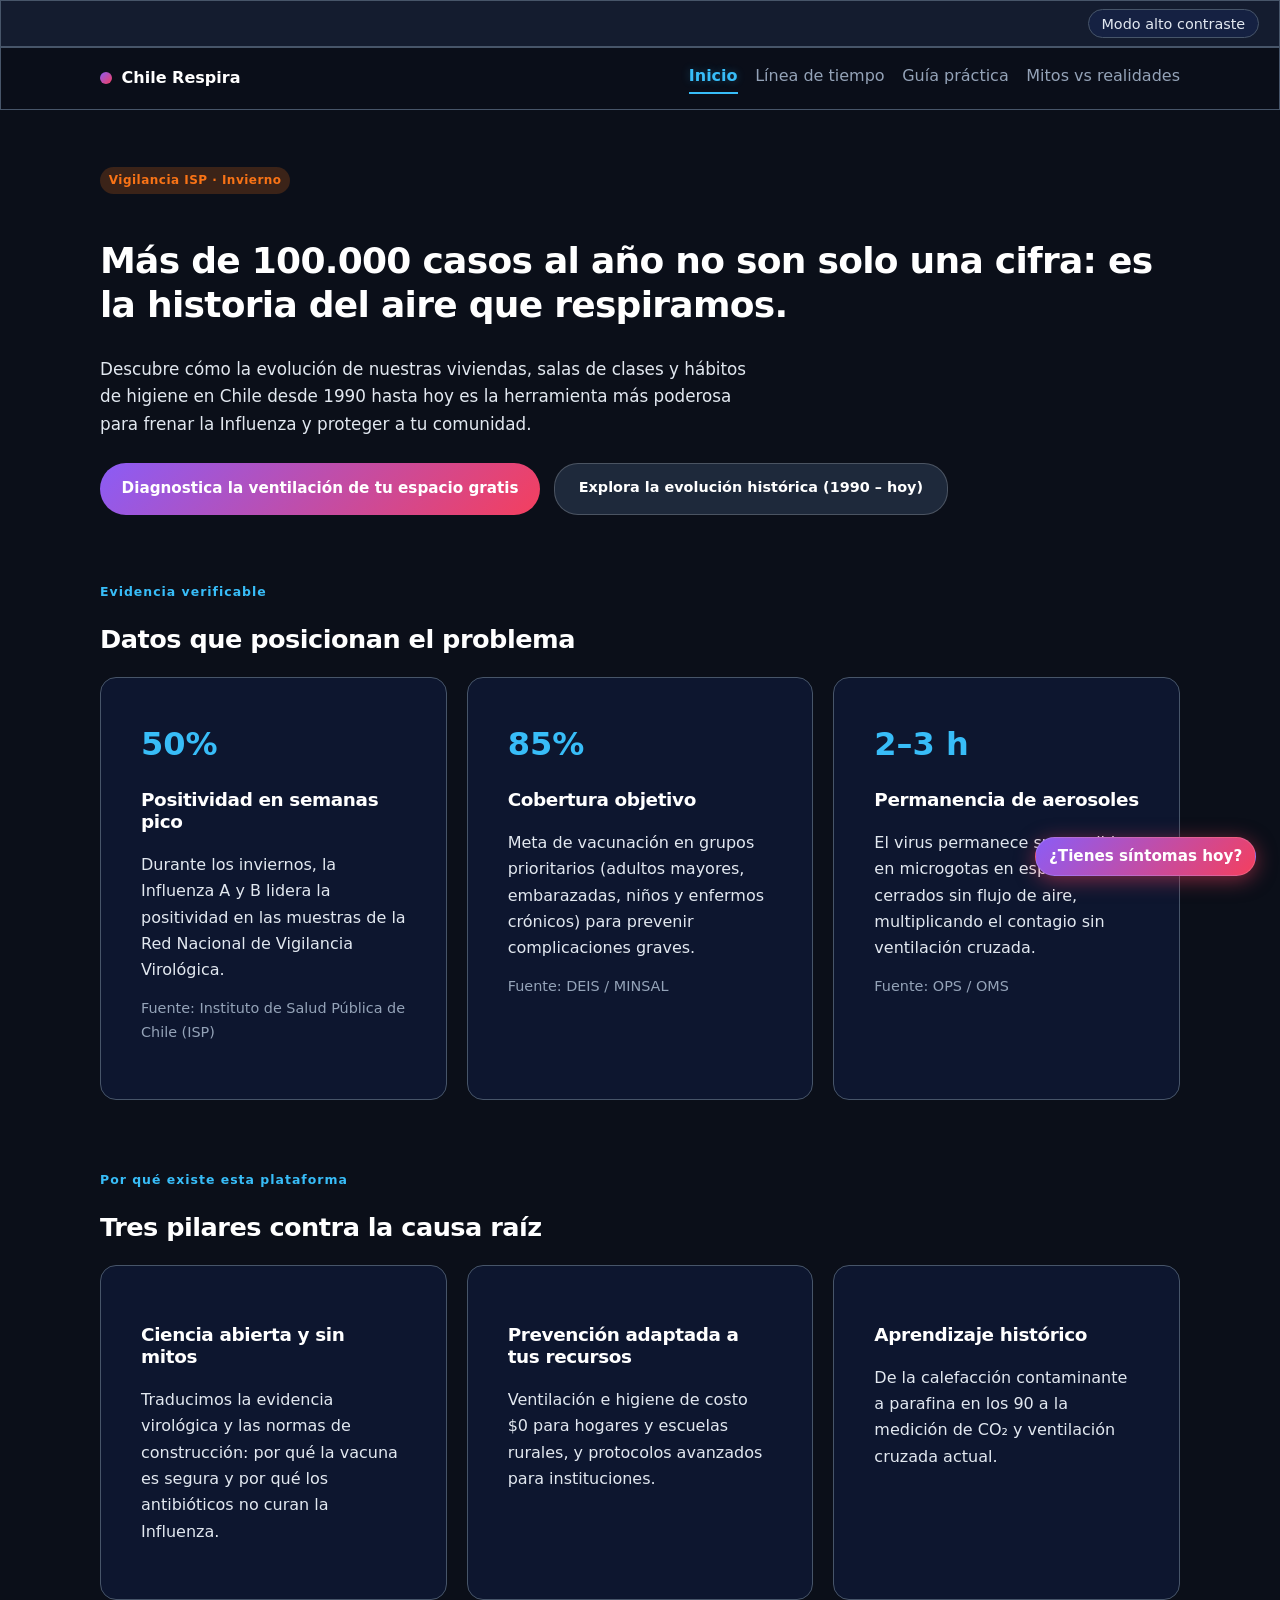
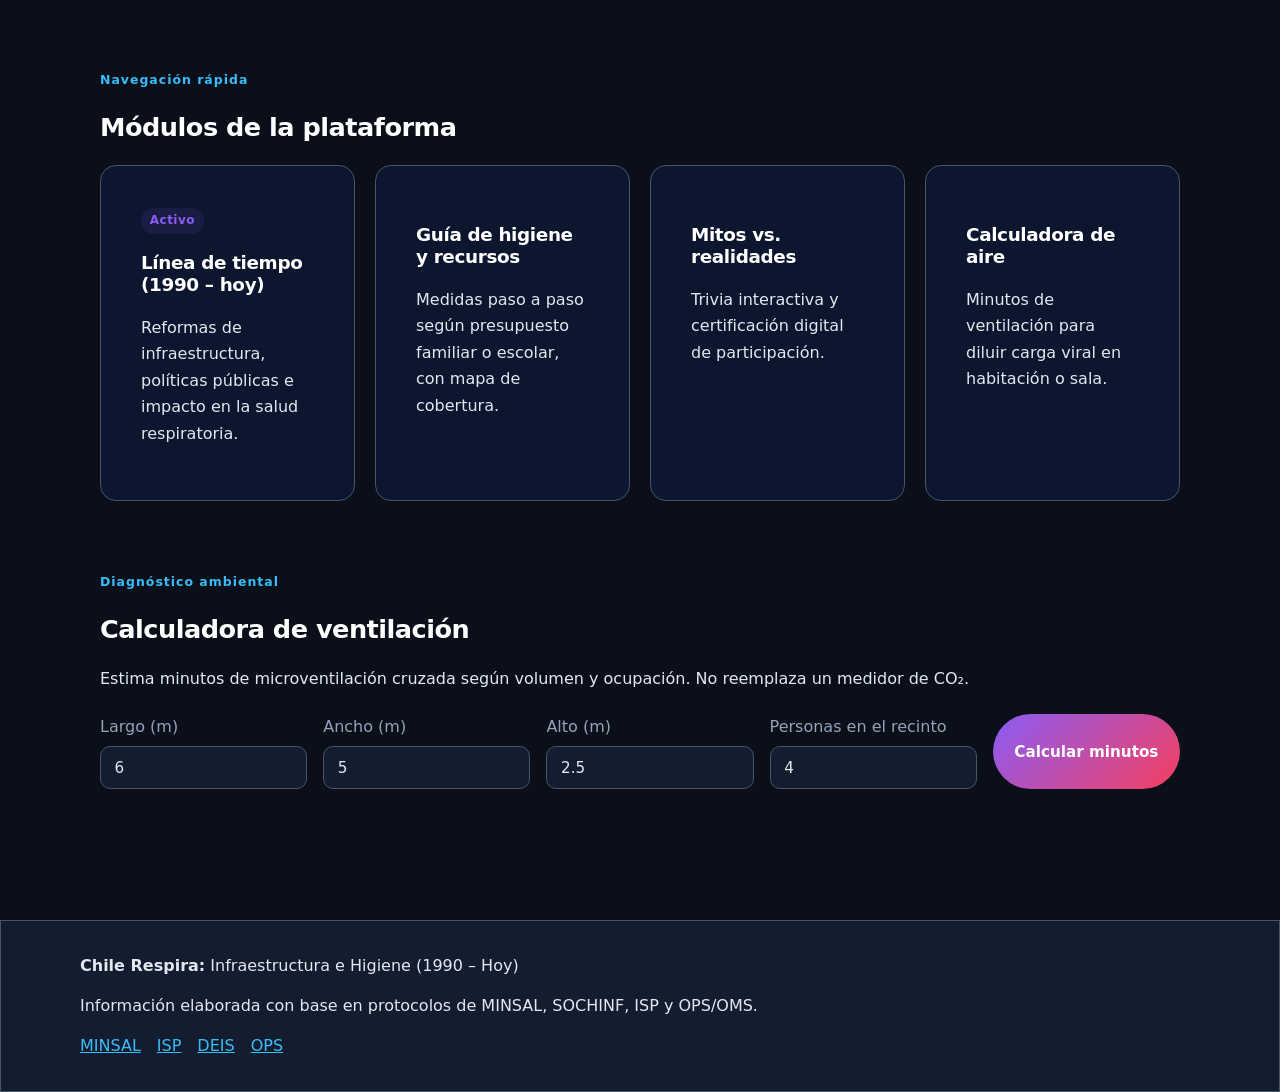
<file: index.html>
<!DOCTYPE html>
<html lang="es">

<head>
    <meta charset="UTF-8">
    <meta name="viewport" content="width=device-width, initial-scale=1.0">
    <title>Chile Respira — Inicio | Campaña contra la Influenza</title>
    <link rel="stylesheet" href="static/css/style.css">
</head>

<body data-page="inicio">
    <a class="skip-link" href="#contenido">Saltar al contenido</a>
    <div class="a11y-bar">
        <button type="button" class="a11y-btn" data-a11y="contrast">Modo alto contraste</button>
    </div>

    <header class="site-header">
        <div class="header-inner">
            <a class="brand" href="index.html">
                <span class="brand-mark"></span>
                <span class="brand-text">Chile Respira</span>
            </a>
            <button type="button" class="nav-toggle">Menú</button>
            <nav id="nav-principal" class="site-nav">
                <a href="index.html" class="activo">Inicio</a>
                <a href="static/pages/linea-tiempo.html">Línea de tiempo</a>
                <a href="static/pages/guia-practica.html">Guía práctica</a>
                <a href="static/pages/mitos-realidades.html">Mitos vs realidades</a>
            </nav>
        </div>
    </header>

    <main id="contenido">
        <section class="hero">
            <p class="badge-alert">Vigilancia ISP · Invierno</p>
            <h1>Más de 100.000 casos al año no son solo una cifra: es la historia del aire que respiramos.</h1>
            <p class="lead">Descubre cómo la evolución de nuestras viviendas, salas de clases y hábitos de higiene en
                Chile desde 1990 hasta hoy es la herramienta más poderosa para frenar la Influenza y proteger a tu
                comunidad.</p>
            <div class="hero-actions">
                <a class="btn-hero" href="#calculadora-aire">Diagnostica la ventilación de tu espacio gratis</a>
                <a class="btn-secondary" href="static/pages/linea-tiempo.html">Explora la evolución histórica (1990 –
                    hoy)</a>
            </div>
        </section>

        <section class="section">
            <header class="section-head">
                <p class="eyebrow">Evidencia verificable</p>
                <h2 id="evidencia-titulo">Datos que posicionan el problema</h2>
            </header>
            <div class="card-grid">
                <div class="card card-tech">
                    <p class="metric">50%</p>
                    <h3>Positividad en semanas pico</h3>
                    <p>Durante los inviernos, la Influenza A y B lidera la positividad en las muestras de la Red
                        Nacional de Vigilancia Virológica.</p>
                    <p class="source">Fuente: Instituto de Salud Pública de Chile (ISP)</p>
                </div>
                <div class="card card-tech">
                    <p class="metric">85%</p>
                    <h3>Cobertura objetivo</h3>
                    <p>Meta de vacunación en grupos prioritarios (adultos mayores, embarazadas, niños y enfermos
                        crónicos) para prevenir complicaciones graves.</p>
                    <p class="source">Fuente: DEIS / MINSAL</p>
                </div>
                <div class="card card-tech">
                    <p class="metric">2–3 h</p>
                    <h3>Permanencia de aerosoles</h3>
                    <p>El virus permanece suspendido en microgotas en espacios cerrados sin flujo de aire, multiplicando
                        el contagio sin ventilación cruzada.</p>
                    <p class="source">Fuente: OPS / OMS</p>
                </div>
            </div>
        </section>

        <section class="section">
            <header class="section-head">
                <p class="eyebrow">Por qué existe esta plataforma</p>
                <h2 id="pilares-titulo">Tres pilares contra la causa raíz</h2>
            </header>
            <div class="card-grid pillars">
                <div class="card card-tech">
                    <h3>Ciencia abierta y sin mitos</h3>
                    <p>Traducimos la evidencia virológica y las normas de construcción: por qué la vacuna es segura y
                        por qué los antibióticos no curan la Influenza.</p>
                </div>
                <div class="card card-tech">
                    <h3>Prevención adaptada a tus recursos</h3>
                    <p>Ventilación e higiene de costo $0 para hogares y escuelas rurales, y protocolos avanzados para
                        instituciones.</p>
                </div>
                <div class="card card-tech">
                    <h3>Aprendizaje histórico</h3>
                    <p>De la calefacción contaminante a parafina en los 90 a la medición de CO₂ y ventilación cruzada
                        actual.</p>
                </div>
            </div>
        </section>

        <section class="section">
            <header class="section-head">
                <p class="eyebrow">Navegación rápida</p>
                <h2 id="modulos-titulo">Módulos de la plataforma</h2>
            </header>
            <div class="card-grid">
                <a class="card card-link" href="static/pages/linea-tiempo.html">
                    <span class="status-badge">Activo</span>
                    <h3>Línea de tiempo (1990 – hoy)</h3>
                    <p>Reformas de infraestructura, políticas públicas e impacto en la salud respiratoria.</p>
                </a>
                <a class="card card-link" href="static/pages/guia-practica.html">
                    <h3>Guía de higiene y recursos</h3>
                    <p>Medidas paso a paso según presupuesto familiar o escolar, con mapa de cobertura.</p>
                </a>
                <a class="card card-link" href="static/pages/mitos-realidades.html">
                    <h3>Mitos vs. realidades</h3>
                    <p>Trivia interactiva y certificación digital de participación.</p>
                </a>
                <a class="card card-link" href="#calculadora-aire">
                    <h3>Calculadora de aire</h3>
                    <p>Minutos de ventilación para diluir carga viral en habitación o sala.</p>
                </a>
            </div>
        </section>

        <section class="section" id="calculadora-aire">
            <header class="section-head">
                <p class="eyebrow">Diagnóstico ambiental</p>
                <h2 id="calc-titulo">Calculadora de ventilación</h2>
                <p>Estima minutos de microventilación cruzada según volumen y ocupación. No reemplaza un medidor de CO₂.
                </p>
            </header>
            <form class="panel-form" id="form-aire" novalidate>
                <div class="field">
                    <label for="largo">Largo (m)</label>
                    <input class="input-field" id="largo" name="largo" type="number" min="1" max="40" step="0.1"
                        value="6" required>
                </div>
                <div class="field">
                    <label for="ancho">Ancho (m)</label>
                    <input class="input-field" id="ancho" name="ancho" type="number" min="1" max="40" step="0.1"
                        value="5" required>
                </div>
                <div class="field">
                    <label for="alto">Alto (m)</label>
                    <input class="input-field" id="alto" name="alto" type="number" min="2" max="6" step="0.1"
                        value="2.5" required>
                </div>
                <div class="field">
                    <label for="personas">Personas en el recinto</label>
                    <input class="input-field" id="personas" name="personas" type="number" min="1" max="80" value="4"
                        required>
                </div>
                <button type="submit" class="btn-hero">Calcular minutos</button>
            </form>
            <div class="card card-tech is-hidden" id="aire-resultado">
                <p class="status-badge">Nuevo</p>
                <p id="aire-texto"></p>
            </div>
        </section>
    </main>

    <button type="button" class="fab-triaje" data-open-triaje>¿Tienes síntomas hoy?</button>

    <div class="modal is-hidden" id="modal-triaje">
        <div class="modal-backdrop" data-close-modal></div>
        <div class="modal-panel" role="dialog">
            <button type="button" class="modal-close" data-close-modal>×</button>
            <h2 id="triaje-titulo">Triaje rápido de orientación</h2>
            <p>No sustituye atención médica. En emergencia llama a Salud Responde 600 360 7777.</p>
            <div class="triaje-options" role="radiogroup">
                <p id="triaje-legend" class="triaje-legend">Selecciona lo que mejor describe tu situación</p>
                <label><input type="radio" name="triaje" value="critico"> Dificultad para respirar, tiraje intercostal o
                    labios azulados</label>
                <label><input type="radio" name="triaje" value="moderado"> Fiebre &gt;38,5 °C + tos o dolor
                    muscular</label>
                <label><input type="radio" name="triaje" value="leve"> Molestias leves sin fiebre</label>
            </div>
            <div id="triaje-resultado" class="card card-tech is-hidden">
                <div id="msg-critico" class="triaje-msg is-hidden">
                    <p class="status-badge">Alerta</p>
                    <h3>Alerta crítica</h3>
                    <p>Acude de inmediato a SAPU, CESFAM u hospital más cercano.</p>
                </div>
                <div id="msg-moderado" class="triaje-msg is-hidden">
                    <h3>Sintomático moderado</h3>
                    <p>Reposo, hidratación, aislamiento preventivo y llama a Salud Responde 600 360 7777.</p>
                </div>
                <div id="msg-leve" class="triaje-msg is-hidden">
                    <h3>Control preventivo</h3>
                    <p>Mascarilla en público, lavado frecuente de manos y monitoreo de temperatura.</p>
                </div>
            </div>
        </div>
    </div>

    <footer class="site-footer">
        <div class="footer-inner">
            <p><strong>Chile Respira:</strong> Infraestructura e Higiene (1990 – Hoy)</p>
            <p>Información elaborada con base en protocolos de MINSAL, SOCHINF, ISP y OPS/OMS.</p>
            <div class="footer-links">
                <a href="https://www.minsal.cl" rel="noopener noreferrer" target="_blank">MINSAL</a>
                <a href="https://www.ispch.cl" rel="noopener noreferrer" target="_blank">ISP</a>
                <a href="https://deis.minsal.cl" rel="noopener noreferrer" target="_blank">DEIS</a>
                <a href="https://www.paho.org" rel="noopener noreferrer" target="_blank">OPS</a>
            </div>
        </div>
    </footer>
    <script src="static/js/script.js" defer></script>
</body>

</html>
</file>
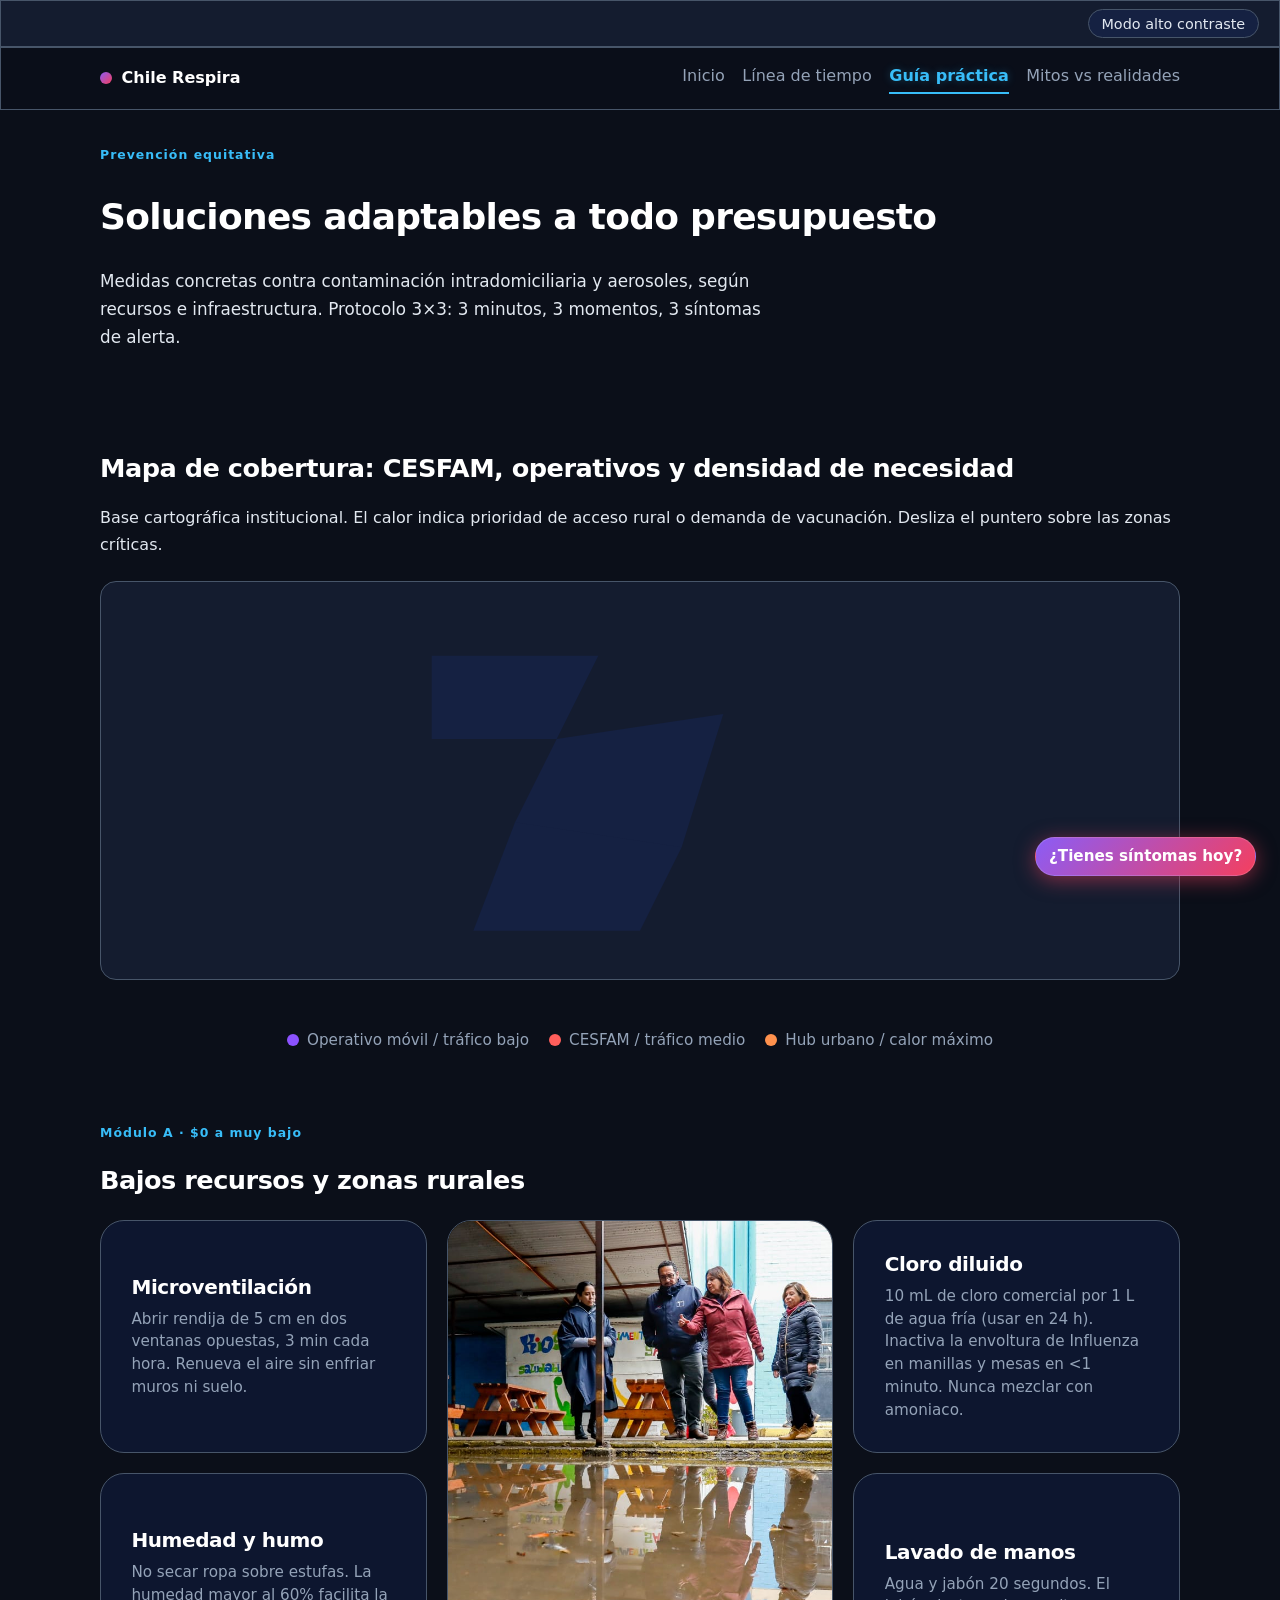
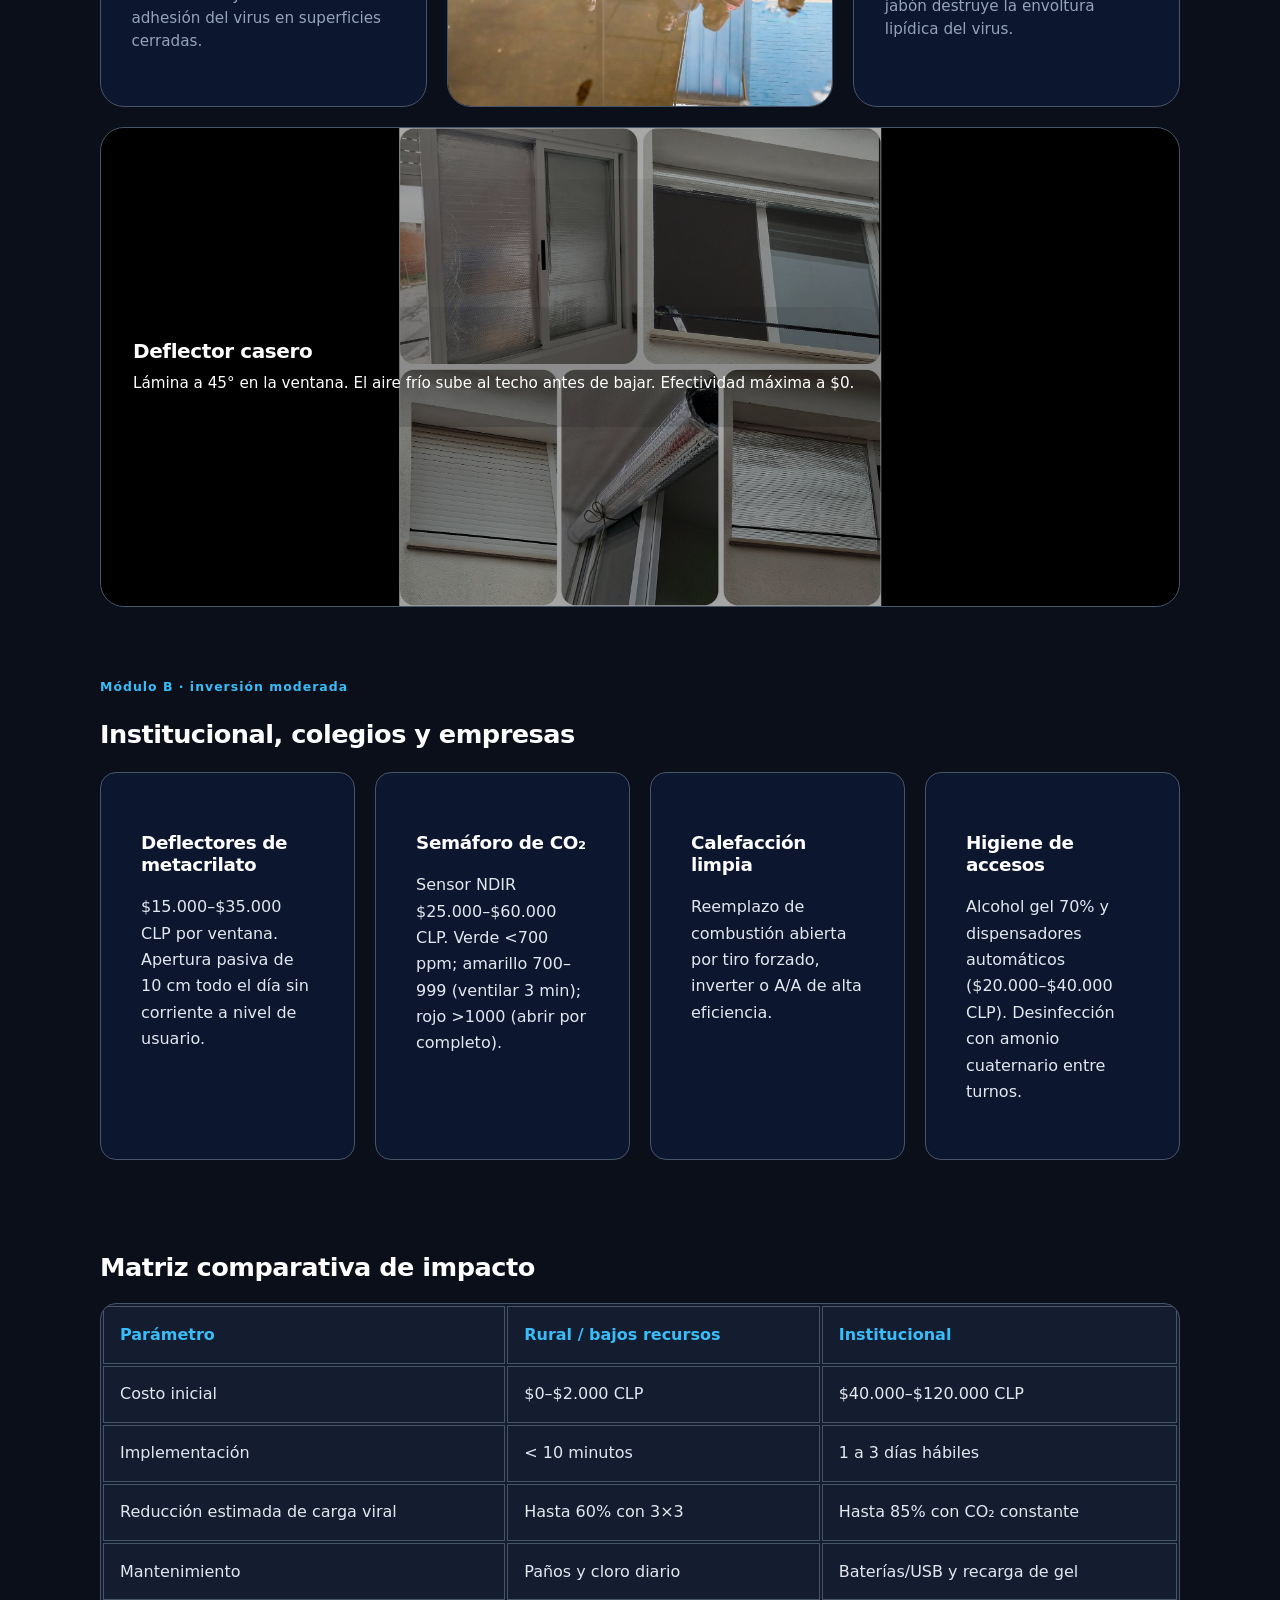
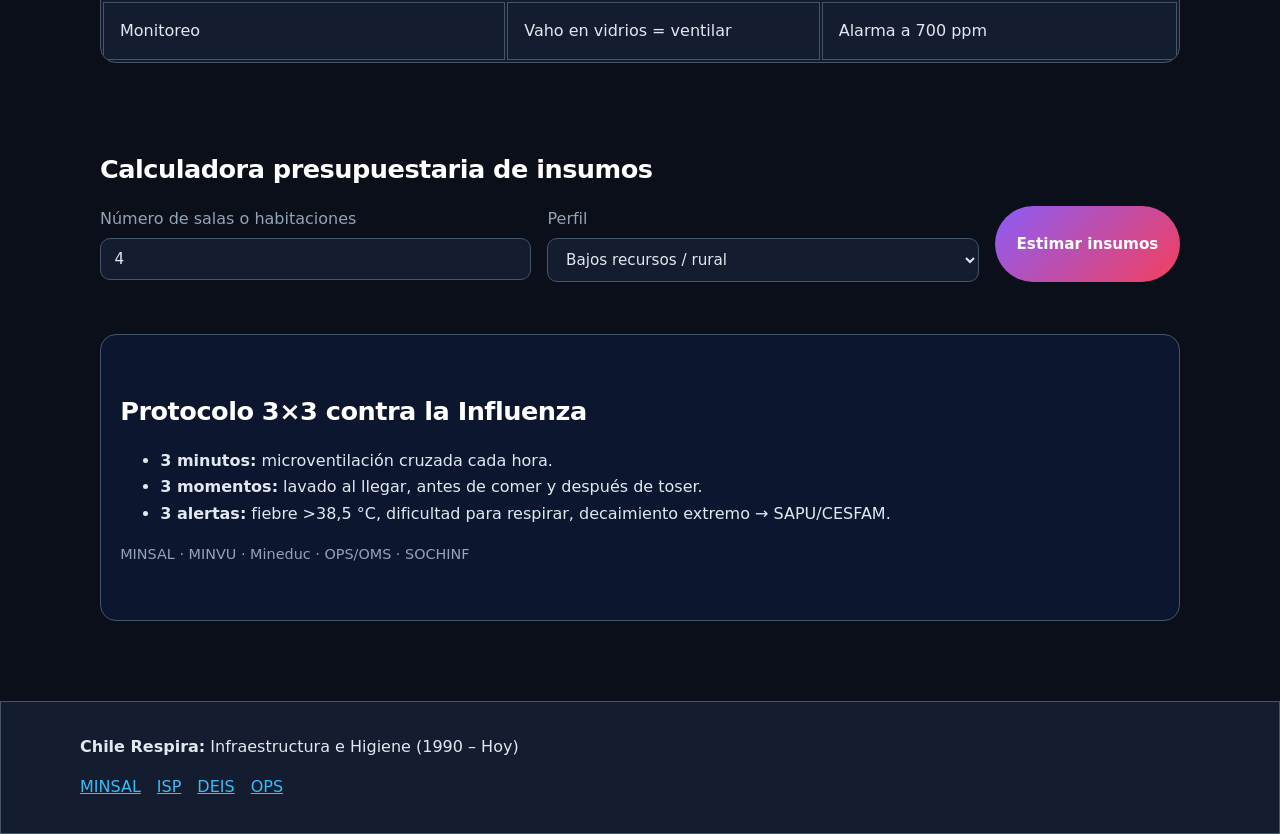
<file: static/pages/guia-practica.html>
<!DOCTYPE html>
<html lang="es">

<head>
  <meta charset="UTF-8">
  <meta name="viewport" content="width=device-width, initial-scale=1.0">
  <title>Guía práctica por recursos | Chile Respira</title>
  <link rel="stylesheet" href="../css/style.css">
</head>

<body data-page="guia">
  <a class="skip-link" href="#contenido">Saltar al contenido</a>
  <div class="a11y-bar">
    <button type="button" class="a11y-btn" data-a11y="contrast">Modo alto contraste</button>
  </div>
  <header class="site-header">
    <div class="header-inner">
      <a class="brand" href="../../index.html">
        <span class="brand-mark"></span>
        <span class="brand-text">Chile Respira</span>
      </a>
      <button type="button" class="nav-toggle">Menú</button>
      <nav id="nav-principal" class="site-nav">
        <a href="../../index.html">Inicio</a>
        <a href="linea-tiempo.html">Línea de tiempo</a>
        <a href="guia-practica.html" class="activo">Guía práctica</a>
        <a href="mitos-realidades.html">Mitos vs realidades</a>
      </nav>
    </div>
  </header>

  <main id="contenido">
    <section class="hero hero-compact">
      <p class="eyebrow">Prevención equitativa</p>
      <h1>Soluciones adaptables a todo presupuesto</h1>
      <p class="lead">Medidas concretas contra contaminación intradomiciliaria y aerosoles, según recursos e
        infraestructura. Protocolo 3×3: 3 minutos, 3 momentos, 3 síntomas de alerta.</p>
    </section>

    <section class="section map-section">
      <header class="section-head">
        <h2 id="mapa-titulo">Mapa de cobertura: CESFAM, operativos y densidad de necesidad</h2>
        <p>Base cartográfica institucional. El calor indica prioridad de acceso rural o demanda de vacunación. Desliza
          el puntero sobre las zonas críticas.</p>
      </header>
      <div class="map-wrapper">
        <svg id="chile-epidemiological-map" viewBox="0 0 600 400" class="raw-chart">
          <path d="M50,50 L250,50 L200,150 L50,150 Z" class="map-region-vector"
            data-name="Macrozona Norte (Antofagasta/Tarapacá)" data-positivity="14.2" data-cobertura="78.9"></path>
          <path d="M200,150 L400,120 L350,280 L150,250 Z" class="map-region-vector"
            data-name="Región Metropolitana y Central" data-positivity="24.8" data-cobertura="87.2"></path>
          <path d="M150,250 L350,280 L300,380 L100,380 Z" class="map-region-vector"
            data-name="Macrozona Sur (Araucanía/Los Lagos)" data-positivity="19.5" data-cobertura="91.4"></path>
        </svg>
        <div id="nyt-live-tooltip" class="nyt-tooltip is-hidden">
          <div class="tooltip-header">📡 BOLETÍN EPIDEMIOLÓGICO DEIS</div>
          <div class="tooltip-title" id="tt-name"></div>
          <div class="tooltip-stats">
            <div>
              <span class="tooltip-label">POSITIVIDAD ISP</span>
              <span class="tooltip-value coral" id="tt-positivity"></span>
            </div>
            <div>
              <span class="tooltip-label">COBERTURA PNI</span>
              <span class="tooltip-value cyan" id="tt-cobertura"></span>
            </div>
          </div>
        </div>
      </div>
      <ul class="map-legend">
        <li><span class="dot violet"></span> Operativo móvil / tráfico bajo</li>
        <li><span class="dot coral"></span> CESFAM / tráfico medio</li>
        <li><span class="dot orange"></span> Hub urbano / calor máximo</li>
      </ul>
    </section>

    <section class="section">
      <header class="section-head">
        <p class="eyebrow">Módulo A · $0 a muy bajo</p>
        <h2 id="mod-a">Bajos recursos y zonas rurales</h2>
      </header>

      <div class="bento-grid">

        <div class="bento-col-wrap">
          <div class="bento-card bento-small">
            <h3>Microventilación</h3>
            <p>Abrir rendija de 5 cm en dos ventanas opuestas, 3 min cada hora. Renueva el aire sin enfriar muros ni
              suelo.</p>
          </div>
          <div class="bento-card bento-small">
            <h3>Humedad y humo</h3>
            <p>No secar ropa sobre estufas. La humedad mayor al 60% facilita la adhesión del virus en superficies
              cerradas.</p>
          </div>
        </div>

        <div class="bento-card bento-media">
          <img
            src="../images/infraestructura mineduc/ministro-cataldo-evalua-danos-a-la-infraestructura-educacional-por-sistema-frontal.jpeg"
            alt="Contexto de vivienda rural con ventilación natural" class="img-fija">
        </div>

        <div class="bento-col-wrap">
          <div class="bento-card bento-small">
            <h3>Cloro diluido</h3>
            <p>10 mL de cloro comercial por 1 L de agua fría (usar en 24 h). Inactiva la envoltura de Influenza en
              manillas y mesas en &lt;1 minuto. Nunca mezclar con amoniaco.</p>
          </div>
          <div class="bento-card bento-small">
            <h3>Lavado de manos</h3>
            <p>Agua y jabón 20 segundos. El jabón destruye la envoltura lipídica del virus.</p>
          </div>
        </div>

        <div class="bento-card bento-media bento-hero">
          <img src="../images/2-guia-81MNh71meeL._AC_SL1500_.jpg" alt="Deflector casero en acción" class="img-fija">
          <div class="hero-overlay-content">
            <h3>Deflector casero</h3>
            <p>Lámina a 45° en la ventana. El aire frío sube al techo antes de bajar. Efectividad máxima a $0.</p>
          </div>
        </div>

      </div>
    </section>

    <section class="section">
      <header class="section-head">
        <p class="eyebrow">Módulo B · inversión moderada</p>
        <h2 id="mod-b">Institucional, colegios y empresas</h2>
      </header>
      <div class="card-grid">
        <div class="card card-tech">
          <h3>Deflectores de metacrilato</h3>
          <p>$15.000–$35.000 CLP por ventana. Apertura pasiva de 10 cm todo el día sin corriente a nivel de usuario.</p>
        </div>
        <div class="card card-tech">
          <h3>Semáforo de CO₂</h3>
          <p>Sensor NDIR $25.000–$60.000 CLP. Verde &lt;700 ppm; amarillo 700–999 (ventilar 3 min); rojo &gt;1000 (abrir
            por completo).</p>
        </div>
        <div class="card card-tech">
          <h3>Calefacción limpia</h3>
          <p>Reemplazo de combustión abierta por tiro forzado, inverter o A/A de alta eficiencia.</p>
        </div>
        <div class="card card-tech">
          <h3>Higiene de accesos</h3>
          <p>Alcohol gel 70% y dispensadores automáticos ($20.000–$40.000 CLP). Desinfección con amonio cuaternario
            entre turnos.</p>
        </div>
      </div>
    </section>

    <section class="section">
      <h2>Matriz comparativa de impacto</h2>
      <div class="table-wrap">
        <table>
          <tr>
            <th>Parámetro</th>
            <th>Rural / bajos recursos</th>
            <th>Institucional</th>
          </tr>
          <tr>
            <td>Costo inicial</td>
            <td>$0–$2.000 CLP</td>
            <td>$40.000–$120.000 CLP</td>
          </tr>
          <tr>
            <td>Implementación</td>
            <td>&lt; 10 minutos</td>
            <td>1 a 3 días hábiles</td>
          </tr>
          <tr>
            <td>Reducción estimada de carga viral</td>
            <td>Hasta 60% con 3×3</td>
            <td>Hasta 85% con CO₂ constante</td>
          </tr>
          <tr>
            <td>Mantenimiento</td>
            <td>Paños y cloro diario</td>
            <td>Baterías/USB y recarga de gel</td>
          </tr>
          <tr>
            <td>Monitoreo</td>
            <td>Vaho en vidrios = ventilar</td>
            <td>Alarma a 700 ppm</td>
          </tr>
        </table>
      </div>
    </section>

    <section class="section">
      <h2 id="budget-title">Calculadora presupuestaria de insumos</h2>
      <form class="panel-form" id="form-presupuesto">
        <div class="field">
          <label for="salas">Número de salas o habitaciones</label>
          <input class="input-field" id="salas" type="number" min="1" max="80" value="4" required>
        </div>
        <div class="field">
          <label for="perfil">Perfil</label>
          <select class="input-field" id="perfil">
            <option value="rural">Bajos recursos / rural</option>
            <option value="institucional">Institucional / medios</option>
          </select>
        </div>
        <button type="submit" class="btn-hero">Estimar insumos</button>
      </form>
      <div class="card card-tech is-hidden" id="presupuesto-resultado">
        <div class="is-hidden" id="presupuesto-rural">
          <h3 id="titulo-rural"></h3>
          <p id="desc-rural"></p>
        </div>
        <div class=" is-hidden" id="presupuesto-institucional">
          <h3 id="titulo-institucional"></h3>
          <p id="desc-institucional"></p>
        </div>
      </div>
    </section>

    <section class="section card card-tech protocol">
      <h2>Protocolo 3×3 contra la Influenza</h2>
      <ul>
        <li><strong>3 minutos:</strong> microventilación cruzada cada hora.</li>
        <li><strong>3 momentos:</strong> lavado al llegar, antes de comer y después de toser.</li>
        <li><strong>3 alertas:</strong> fiebre &gt;38,5 °C, dificultad para respirar, decaimiento extremo → SAPU/CESFAM.
        </li>
      </ul>
      <p class="source">MINSAL · MINVU · Mineduc · OPS/OMS · SOCHINF</p>
    </section>
  </main>

  <button type="button" class="fab-triaje" data-open-triaje>¿Tienes síntomas hoy?</button>
  <div class="modal is-hidden" id="modal-triaje">
    <div class="modal-backdrop" data-close-modal></div>
    <div class="modal-panel">
      <button type="button" class="modal-close" data-close-modal>×</button>
      <h2 id="triaje-titulo">Triaje rápido de orientación</h2>
      <p>No sustituye atención médica. Salud Responde 600 360 7777.</p>

      <div class="triaje-options">
        <div class="triaje-legend">Selecciona lo que mejor describe tu situación</div>
        <label><input type="radio" name="triaje" value="critico"> Dificultad para respirar, tiraje o labios
          azulados</label>
        <label><input type="radio" name="triaje" value="moderado"> Fiebre &gt;38,5 °C + tos o dolor muscular</label>
        <label><input type="radio" name="triaje" value="leve"> Molestias leves sin fiebre</label>
      </div>

      <div id="triaje-resultado" class="card card-tech is-hidden">
        <div id="msg-critico" class="triaje-msg is-hidden">
          <p class="status-badge">Alerta</p>
          <h3>Alerta crítica</h3>
          <p>Acude de inmediato a SAPU, CESFAM u hospital más cercano.</p>
        </div>
        <div id="msg-moderado" class="triaje-msg is-hidden">
          <h3>Sintomático moderado</h3>
          <p>Reposo, hidratación, aislamiento preventivo y llama a Salud Responde 600 360 7777.</p>
        </div>
        <div id="msg-leve" class="triaje-msg is-hidden">
          <h3>Control preventivo</h3>
          <p>Mascarilla en público, lavado frecuente de manos y monitoreo de temperatura.</p>
        </div>
      </div>
    </div>
  </div>

  <footer class="site-footer">
    <div class="footer-inner">
      <p><strong>Chile Respira:</strong> Infraestructura e Higiene (1990 – Hoy)</p>
      <div class="footer-links">
        <a href="https://www.minsal.cl" rel="noopener noreferrer" target="_blank">MINSAL</a>
        <a href="https://www.ispch.cl" rel="noopener noreferrer" target="_blank">ISP</a>
        <a href="https://deis.minsal.cl" rel="noopener noreferrer" target="_blank">DEIS</a>
        <a href="https://www.paho.org" rel="noopener noreferrer" target="_blank">OPS</a>
      </div>
    </div>
  </footer>
  <script src="../js/script.js" defer></script>
</body>

</html>
</file>
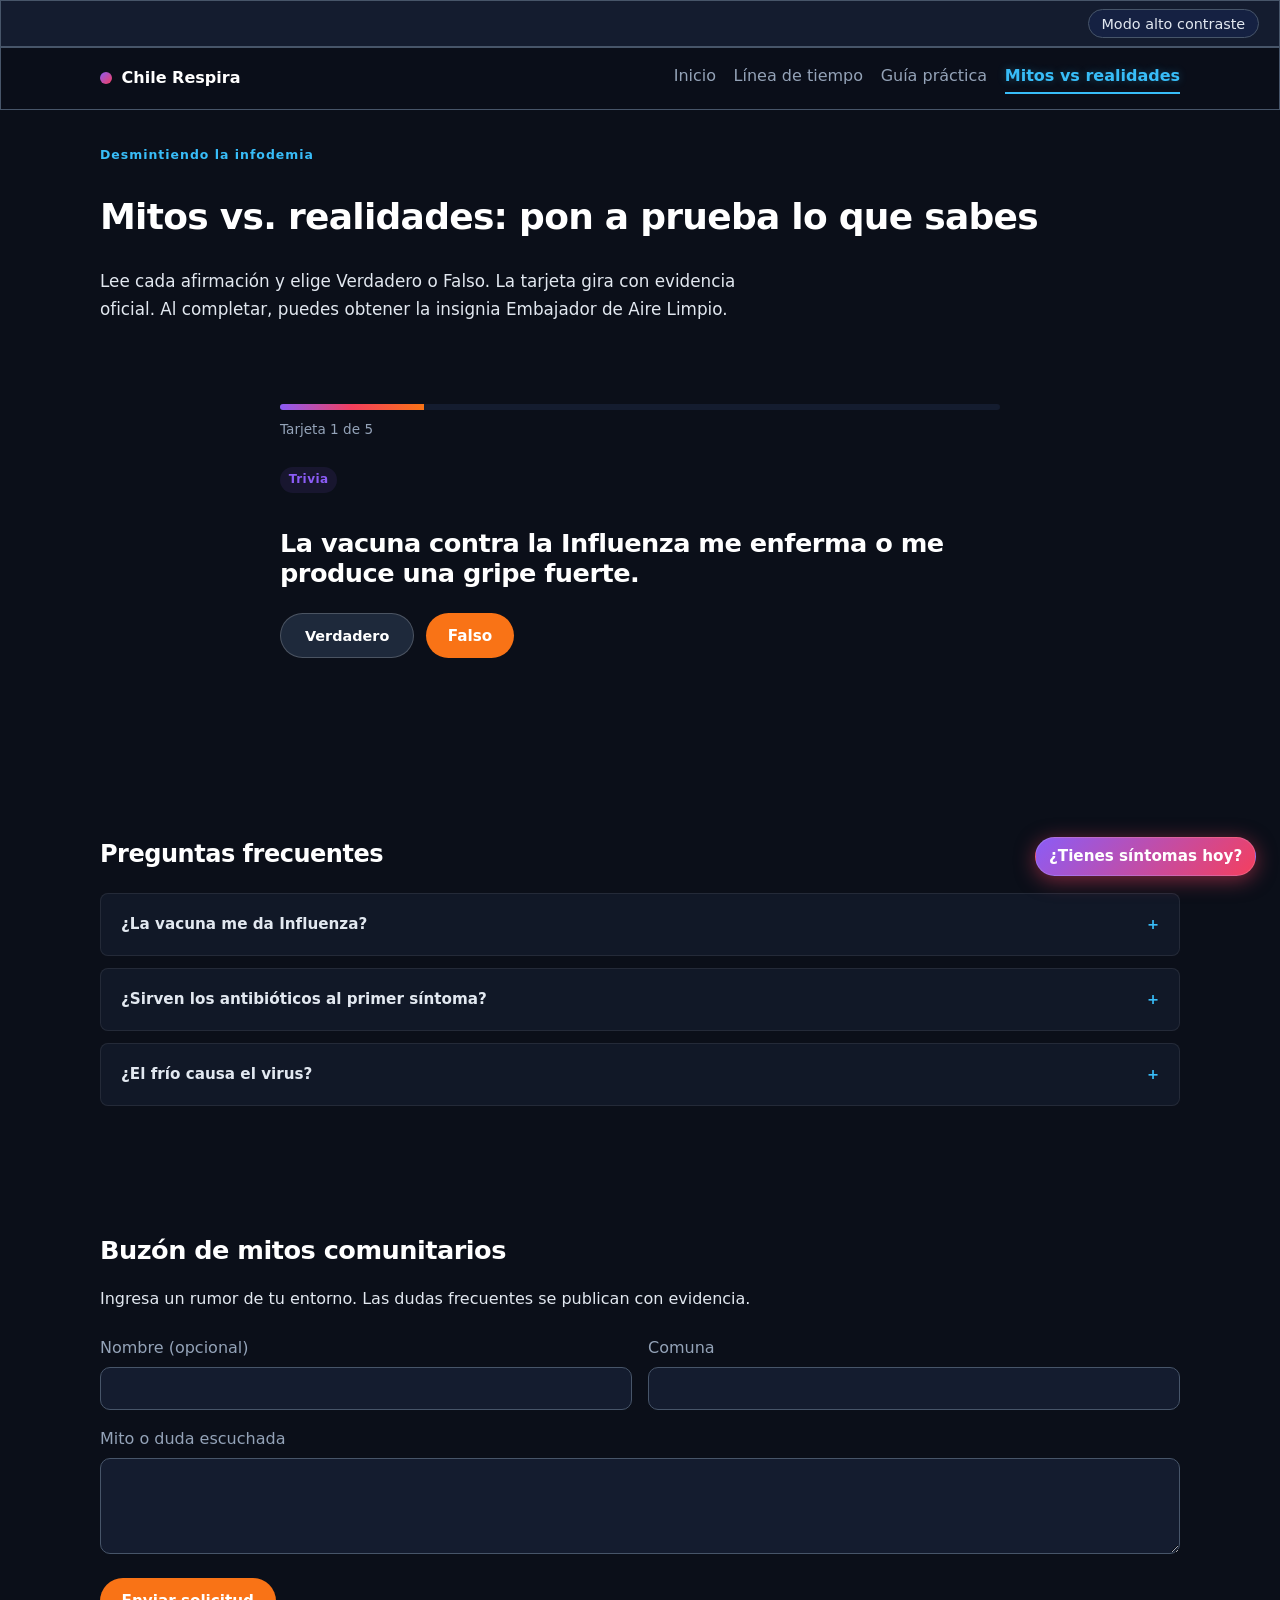
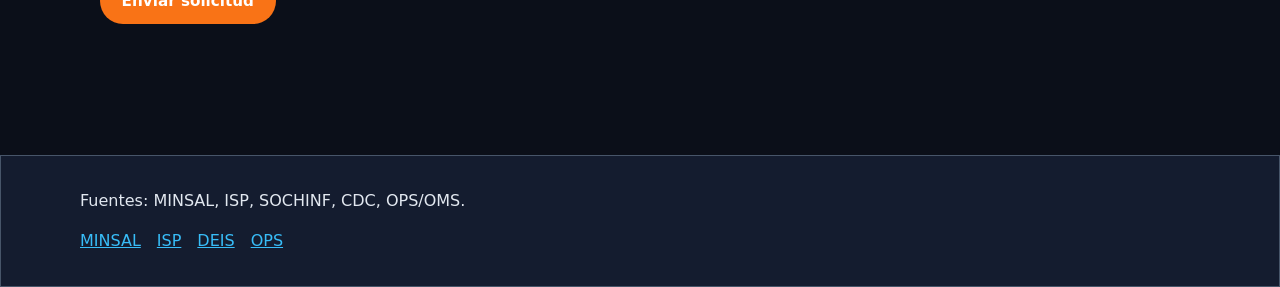
<file: static/pages/mitos-realidades.html>
<!DOCTYPE html>
<html lang="es">

<head>
  <meta charset="UTF-8">
  <meta name="viewport" content="width=device-width, initial-scale=1.0">
  <title>Mitos vs realidades | Chile Respira</title>
  <link rel="stylesheet" href="../css/style.css">
</head>

<body data-page="mitos">
  <a class="skip-link" href="#contenido">Saltar al contenido</a>
  <div class="a11y-bar">
    <button type="button" class="a11y-btn" data-a11y="contrast">Modo alto contraste</button>
  </div>
  <header class="site-header">
    <div class="header-inner">
      <a class="brand" href="../../index.html">
        <span class="brand-mark"></span>
        <span class="brand-text">Chile Respira</span>
      </a>
      <button type="button" class="nav-toggle">Menú</button>
      <nav id="nav-principal" class="site-nav">
        <a href="../../index.html">Inicio</a>
        <a href="linea-tiempo.html">Línea de tiempo</a>
        <a href="guia-practica.html">Guía práctica</a>
        <a href="mitos-realidades.html" class="activo">Mitos vs realidades</a>
      </nav>
    </div>
  </header>

  <main id="contenido">
    <section class="hero hero-compact">
      <p class="eyebrow">Desmintiendo la infodemia</p>
      <h1>Mitos vs. realidades: pon a prueba lo que sabes</h1>
      <p class="lead">Lee cada afirmación y elige Verdadero o Falso. La tarjeta gira con evidencia oficial. Al
        completar, puedes obtener la insignia Embajador de Aire Limpio.</p>
    </section>



    <section class="section quiz-wrap">
      <div class="progress-track"><span class="progress-bar" id="quiz-barra"></span></div>
      <p class="progress-label" id="quiz-progreso">Tarjeta 1 de 5</p>

      <div class="flip-card" id="quiz-card">
        <div class="flip-inner">
          <div class="flip-face flip-front">
            <p class="status-badge">Trivia</p>
            <h2 id="mito-afirmacion"></h2>
            <div class="quiz-actions">
              <button type="button" class="btn-secondary" data-answer="true">Verdadero</button>
              <button type="button" class="btn-submit" data-answer="false">Falso</button>
            </div>
          </div>
          <div class="flip-face flip-back">
            <p class="veredicto" id="mito-veredicto"></p>
            <p id="mito-explicacion"></p>
            <p class="source" id="mito-fuente"></p>
            <p id="mito-accion"></p>
            <div class="quiz-actions">
              <a class="btn-secondary" id="share-wa" href="#" target="_blank" rel="noopener noreferrer">Compartir en
                WhatsApp</a>
              <button type="button" class="btn-submit" id="quiz-siguiente">Siguiente</button>
            </div>
          </div>
        </div>
      </div>
      <div id="quiz-result-card" class="quiz-card">
        <p class="status-badge">Nuevo</p>
        <h3 class="result-title">Resultado de la Trivia</h3>
        <p id="result-text" class="result-subtitle"></p>
        <button id="btn-cert-action" class="btn-action">Obtener Certificado</button>
      </div>

      <div class="modal is-hidden" id="modal-certificado">
        <div class="modal-backdrop" id="close-cert-backdrop"></div>
        <div class="modal-panel cert-panel">
          <button type="button" class="modal-close" id="btn-close-cert-modal" aria-label="Cerrar modal">×</button>
          <h2>Certificado Digital Oficial</h2>
          <p class="cert-subtitle">Acreditación de conocimientos sobre ventilación y prevención de Influenza</p>
          <div class="cert-encabezado">
            CHILE RESPIRA | PROGRAMA NACIONAL DE SALUD RESPIRATORIA
          </div>

          <div class="certificado-html" id="certificado-contenedor">
            <div class="cert-marco-exterior">
              <div class="cert-marco-interior">
                <div class="cert-encabezado">

                </div>
                <h2 class="cert-titulo">CONSTANCIA DE PARTICIPACIÓN</h2>
                <h3 class="cert-subtitulo">Acreditación en Alfabetización Sanitaria y Prevención</h3>
                <hr class="cert-linea">
                <p class="cert-cuerpo">
                  Se otorga la presente constancia por haber completado la evaluación sobre<br>
                  calidad del aire, ventilación cruzada y prevención de la Influenza.
                </p>
                <div class="cert-resultados">
                  Resultado: <span id="cert-puntos">0</span>/<span id="cert-total">5</span> aciertos
                  &nbsp;&nbsp;&bull;&nbsp;&nbsp; Emisión: <span id="cert-fecha"></span>
                </div>
                <div class="cert-pie">
                  Documento respaldado por evidencia e información pública de MINSAL, ISP y OMS.
                </div>
              </div>
            </div>
          </div>

          <a id="btn-download-cert" href="#" download="Certificado_Embajador.png" class="btn-secondary"
            style="display:none;">Descargar</a>
        </div>
      </div>
      </div>
    </section>

    <section class="faq-section">
      <h2 class="section-heading">Preguntas frecuentes</h2>

      <div class="faq-list">
        <div class="faq-card">
          <div class="faq-header" onclick="toggleFaq(this)">
            <span class="faq-question">¿La vacuna me da Influenza?</span>
            <span class="faq-icon">-</span>
          </div>
          <div class="faq-body">
            <p>No. El PNI usa virus inactivados o fracciones proteicas. Dolor local o febrícula es respuesta inmune, no
              infección.</p>
          </div>
        </div>

        <div class="faq-card">
          <div class="faq-header" onclick="toggleFaq(this)">
            <span class="faq-question">¿Sirven los antibióticos al primer síntoma?</span>
            <span class="faq-icon">-</span>
          </div>
          <div class="faq-body">
            <p>No. La Influenza es viral. Solo un médico puede indicar antivirales (p. ej. Oseltamivir) en alto riesgo.
            </p>
          </div>
        </div>

        <div class="faq-card">
          <div class="faq-header" onclick="toggleFaq(this)">
            <span class="faq-question">¿El frío causa el virus?</span>
            <span class="faq-icon">-</span>
          </div>
          <div class="faq-body">
            <p>No. El encierro sin ventilación concentra aerosoles. Ventilar diluye la carga viral.</p>
          </div>
        </div>
      </div>
    </section>

    <section class="section">
      <header class="section-head">
        <h2 id="buzon-titulo">Buzón de mitos comunitarios</h2>
        <p>Ingresa un rumor de tu entorno. Las dudas frecuentes se publican con evidencia.</p>
      </header>
      <form class="panel-form" id="form-mitos" novalidate>
        <div class="field">
          <label for="nombre">Nombre (opcional)</label>
          <input class="input-field" id="nombre" name="nombre" type="text" maxlength="80" autocomplete="name">
        </div>
        <div class="field">
          <label for="comuna">Comuna</label>
          <input class="input-field" id="comuna" name="comuna" type="text" maxlength="80">
        </div>
        <div class="field field-full">
          <label for="rumor">Mito o duda escuchada</label>
          <textarea class="input-field" id="rumor" name="rumor" rows="4" required minlength="12"></textarea>
        </div>
        <button type="submit" class="btn-submit">Enviar solicitud</button>
        <p class="form-msg" id="form-mitos-msg"></p>
      </form>
    </section>

    <div class="modal is-hidden" id="modal-certificado">
      <div class="modal-backdrop" id="close-cert-backdrop"></div>
      <div class="modal-panel cert-panel">
        <button type="button" class="modal-close" id="btn-close-cert-modal" aria-label="Cerrar modal">×</button>
        <h2>Certificado Digital Oficial</h2>
        <p class="cert-subtitle">Acreditación de conocimientos sobre ventilación y prevención de Influenza</p>

        <div class="cert-canvas-wrap">
          <canvas id="canvas-certificado-modal" width="800" height="420"></canvas>
        </div>

        <div class="cert-actions">
          <a id="download-cert-modal-btn" href="#" download="Certificado_Embajador_Chile_Respira.png"
            class="btn-hero">Descargar Certificado (PNG)</a>
        </div>
      </div>
    </div>

  </main>

  <button type="button" class="fab-triaje" data-open-triaje>¿Tienes síntomas hoy?</button>
  <div class="modal is-hidden" id="modal-triaje">
    <div class="modal-backdrop" data-close-modal></div>
    <div class="modal-panel">
      <button type="button" class="modal-close" data-close-modal>×</button>
      <h2 id="triaje-titulo">Triaje rápido de orientación</h2>
      <p>No sustituye atención médica. Salud Responde 600 360 7777.</p>

      <div class="triaje-options">
        <p class="triaje-legend">Selecciona lo que mejor describe tu situación</p>
        <label><input type="radio" name="triaje" value="critico"> Dificultad para respirar, tiraje o labios
          azulados</label>
        <label><input type="radio" name="triaje" value="moderado"> Fiebre &gt;38,5 °C + tos o dolor muscular</label>
        <label><input type="radio" name="triaje" value="leve"> Molestias leves sin fiebre</label>
      </div>

      <div id="triaje-resultado" class="card card-tech is-hidden">
        <div id="msg-critico" class="triaje-msg is-hidden">
          <p class="status-badge">Alerta</p>
          <h3>Alerta crítica</h3>
          <p>Acude de inmediato a SAPU, CESFAM u hospital más cercano.</p>
        </div>
        <div id="msg-moderado" class="triaje-msg is-hidden">
          <h3>Sintomático moderado</h3>
          <p>Reposo, hidratación, aislamiento preventivo y llama a Salud Responde 600 360 7777.</p>
        </div>
        <div id="msg-leve" class="triaje-msg is-hidden">
          <h3>Control preventivo</h3>
          <p>Mascarilla en público, lavado frecuente de manos y monitoreo de temperatura.</p>
        </div>
      </div>
    </div>
  </div>

  <footer class="site-footer">
    <div class="footer-inner">
      <p>Fuentes: MINSAL, ISP, SOCHINF, CDC, OPS/OMS.</p>
      <div class="footer-links">
        <a href="https://www.minsal.cl" rel="noopener noreferrer" target="_blank">MINSAL</a>
        <a href="https://www.ispch.cl" rel="noopener noreferrer" target="_blank">ISP</a>
        <a href="https://deis.minsal.cl" rel="noopener noreferrer" target="_blank">DEIS</a>
        <a href="https://www.paho.org" rel="noopener noreferrer" target="_blank">OPS</a>
      </div>
    </div>
  </footer>
  <script src="../js/script.js" defer></script>
</body>

</html>
</file>
<file: static/css/style.css>
:root {
  --bg-main: #0B0F19;
  --bg-surface: #141C2F;
  --bg-surface-elevated: #1E2942;
  --tech-blue-base: #1E40AF;
  --tech-blue-container: rgba(30, 64, 175, 0.15);
  --tech-cyan: #38BDF8;
  --tech-cyan-glow: rgba(56, 189, 248, 0.3);
  --tech-muted: #475569;
  --creative-violet: #8B5CF6;
  --creative-violet-alpha: rgba(139, 92, 246, 0.1);
  --creative-coral: #F43F5E;
  --creative-coral-glow: rgba(244, 63, 94, 0.5);
  --creative-orange: #F97316;
  --creative-orange-alpha: rgba(249, 115, 22, 0.2);
  --terminal-border: #22314D;
  --terminal-header: #1A2438;
  --media-overlay: rgba(11, 15, 25, 0.5);
  --text-title: #FFFFFF;
  --text-body: #E2E8F0;
  --text-muted: #94A3B8;
  --font: Inter, system-ui, sans-serif;
  --radius: 16px;
  --space-card: 2.5rem;
  --nyt-tooltip-bg: rgba(30, 64, 175, 0.95);
  --webdev-sidebar-width: 240px;
  --timeline-scroller-width: 720px;
  --timeline-media-width: 480px;
}

* {
  box-sizing: border-box;
}

html {
  font-size: 100%;
}

html.contrast {
  --bg-main: #000000;
  --bg-surface: #0a0a0a;
  --bg-surface-elevated: #141414;
  --text-title: #ffffff;
  --text-body: #ffffff;
  --text-muted: #e0e0e0;
  --tech-cyan: #00ffff;
  --tech-blue-container: #000000;
  --tech-muted: #ffffff;
  --creative-violet: #ff00ff;
  --creative-coral: #ff0000;
  --creative-orange: #ff8000;
}

html.contrast .card,
html.contrast .card-tech,
html.contrast .site-header,
html.contrast .site-footer,
html.contrast .a11y-bar,
html.contrast .input-field,
html.contrast .modal-panel {
  border: 4px #ffffff !important;
  box-shadow: none !important;
}

.timeline-trigger,
.chip,
.quiz-option,
.bento-card,
.map-region-vector,
.card-link,
.accordion-header {
  transition: cursor 0.2s ease, border-color 0.2s ease, box-shadow 0.2s ease, transform 0.2s ease;
}

.is-hovered {
  cursor: pointer;
  border: 4px var(--tech-cyan);
  box-shadow: 0 0 12px var(--tech-cyan-glow);
}

body {
  margin: 0;
  font-family: var(--font);
  background: var(--bg-main);
  color: var(--text-body);
  line-height: 1.65;
  min-height: 100vh;
}

img,
svg {
  max-width: 100%;
}

img.institutional-asset,
svg.raw-chart {
  transition: border 0.3s ease;
}

h1,
h2,
h3 {
  color: var(--text-title);
  font-weight: 700;
  line-height: 1.2;
  letter-spacing: -0.02em;
}

h1 {
  font-size: 2.25rem;
}

h2 {
  font-size: 1.6rem;
}

h3 {
  font-size: 1.15rem;
}

p {
  margin: 0 0 0.85rem;
}

a {
  color: var(--tech-cyan);
}

.skip-link {
  position: absolute;
  left: 1rem;
  top: -3rem;
  background: var(--bg-surface-elevated);
  color: var(--text-title);
  padding: 0.5rem 1rem;
  z-index: 80;
}

.a11y-bar {
  display: flex;
  flex-wrap: wrap;
  gap: 0.5rem;
  justify-content: flex-end;
  padding: 0.5rem 1.25rem;
  background: var(--bg-surface);
  border: 1px solid var(--tech-muted);
}

.a11y-btn,
.chip,
.nav-toggle {
  font-family: var(--font);
  font-size: 0.9rem;
  cursor: pointer;
  border: 1px solid var(--tech-muted);
  background: var(--tech-blue-container);
  color: var(--text-body);
  border-radius: 999px;
  padding: 0.35rem 0.8rem;
}

.a11y-btn:hover,
.chip:hover,
.chip.is-on {
  border: 1px solid var(--tech-cyan);
  box-shadow: 0 0 10px var(--tech-cyan-glow);
}

.site-header {
  position: sticky;
  top: 0;
  z-index: 40;
  background: rgba(11, 15, 25, 0.92);
  border: 1px solid var(--tech-muted);
}

.header-inner {
  max-width: 1120px;
  margin: 0 auto;
  padding: 0.9rem 1.25rem;
  display: flex;
  align-items: center;
  justify-content: space-between;
  gap: 1rem;
}

.brand {
  display: flex;
  align-items: center;
  gap: 0.6rem;
  text-decoration: none;
  color: var(--text-title);
  font-weight: 700;
}

.brand-mark {
  width: 12px;
  height: 12px;
  border-radius: 50%;
  background: linear-gradient(135deg, var(--creative-violet), var(--creative-coral));
}

.site-nav {
  display: flex;
  gap: 1.1rem;
}

.site-nav a {
  color: var(--text-muted);
  text-decoration: none;
  font-weight: 500;
}

.site-nav a:hover {
  color: var(--tech-cyan);
}

.nav-toggle {
  display: none;
}

main {
  max-width: 1120px;
  margin: 0 auto;
  padding: 0 1.25rem 5rem;
}

.hero {
  padding: 3.5rem 0 2rem;
}

.hero-compact {
  padding-top: 2.2rem;
}

.eyebrow {
  color: var(--tech-cyan);
  font-weight: 600;
  letter-spacing: 0.08em;
  font-size: 0.78rem;
  margin-bottom: 0.6rem;
}

.lead {
  max-width: 62ch;
  color: var(--text-body);
  font-size: 1.05rem;
}

.hero-actions {
  display: flex;
  flex-wrap: wrap;
  gap: 0.85rem;
  margin-top: 1.5rem;
}

.btn-hero,
.btn-secondary,
.btn-submit {
  display: flex;
  align-items: center;
  justify-content: center;
  text-decoration: none;
  font-family: var(--font);
  font-size: 0.95rem;
  font-weight: 600;
  border: 0;
  border-radius: 999px;
  padding: 0.85rem 1.35rem;
  min-height: 44px;
  cursor: pointer;
}

.btn-hero {
  color: var(--text-title);
  background: linear-gradient(135deg, var(--creative-violet), var(--creative-coral));
  box-shadow: 0 0 0 rgba(0, 0, 0, 0);
  transition: all 0.4s ease;
}

.btn-hero:hover {
  background: linear-gradient(135deg, var(--creative-coral), var(--creative-orange));
  box-shadow: 0 0 25px var(--creative-coral-glow);
  transform: translateY(-2px);
}

.btn-secondary {
  color: var(--text-title);
  background: rgba(0, 0, 0, 0);
  border: 1px solid var(--tech-muted);
}

.btn-submit {
  color: var(--text-title);
  background: var(--creative-orange);
  transition: background 0.3s ease, transform 0.3s ease;
}

.btn-submit:hover {
  background: var(--creative-coral);
  transform: translateY(-1px);
}

.badge-alert,
.status-badge {
  display: inline-block;
  font-size: 0.75rem;
  font-weight: 700;
  letter-spacing: 0.04em;
  padding: 0.2rem 0.55rem;
  border-radius: 999px;
  width: auto;
}

.badge-alert {
  background: var(--creative-orange-alpha);
  color: var(--creative-orange);
  margin-bottom: 1rem;
}

.status-badge {
  background: var(--creative-violet-alpha);
  color: var(--creative-violet);
}

.section {
  padding: 2.2rem 0;
}

.section-head {
  margin-bottom: 1.4rem;
}

.card-grid {
  display: flex;
  flex-wrap: wrap;
  gap: 1.25rem;
}

.card-grid > * {
  flex: 1 1 240px;
}

.card,
.card-tech {
  background: var(--tech-blue-container);
  border: 1px solid var(--tech-muted);
  border-radius: var(--radius);
  padding: var(--space-card);
}

.card-link {
  text-decoration: none;
  color: var(--text-body);
  display: block;
  transition: border 0.3s ease, background 0.3s ease;
}

.card-link:hover {
  background: var(--creative-violet-alpha);
  border: 1px solid var(--creative-violet);
}

.metric {
  font-size: 2rem;
  font-weight: 700;
  color: var(--tech-cyan);
  margin: 0 0 0.4rem;
}

.source,
.timeline-date,
.hito {
  color: var(--text-muted);
  font-size: 0.9rem;
}

.panel-form {
  display: flex;
  flex-wrap: wrap;
  gap: 1rem;
  margin-bottom: 1rem;
}

.panel-form .field {
  flex: 1 1 180px;
}

.panel-form .field-full {
  flex: 1 1 100%;
}

.field label {
  display: block;
  margin-bottom: 0.35rem;
  color: var(--text-muted);
}

.input-field {
  width: 100%;
  font-family: var(--font);
  font-size: 0.95rem;
  color: var(--text-body);
  background: var(--bg-surface);
  border: 1px solid var(--tech-muted);
  border-radius: 10px;
  padding: 0.7rem 0.85rem;
}

.filter-bar {
  display: flex;
  flex-wrap: wrap;
  gap: 0.5rem;
  margin-bottom: 1.5rem;
}

.timeline-cinematic-container {
  display: flex;
  flex-direction: column;
  gap: 2.5rem;
  max-width: 1400px;
  margin: 0 auto 4rem;
  padding: 0 1rem;
}

@media (min-width: 800px) {
  .timeline-cinematic-container {
    flex-direction: row;
    justify-content: center;
  }

  .timeline-scroller {
    width: var(--timeline-scroller-width);
  }

  .timeline-sticky-panel {
    width: var(--timeline-media-width);
  }
}

.timeline-scroller {
  display: flex;
  flex-direction: column;
  gap: 3rem;
}

.timeline-trigger {
  padding: 1.5rem 0 1.5rem 1.5rem;
  border: 1px solid var(--tech-muted);
  transition: border 0.3s ease;
}

.timeline-trigger.active {
  border: 1px solid var(--creative-violet);
}

.timeline-era-label {
  font-size: 0.85rem;
  color: var(--tech-cyan);
  font-weight: 600;
  letter-spacing: 0.08em;
  margin-bottom: 0.5rem;
}

.timeline-trigger h2 {
  font-size: 1.25rem;
  margin-bottom: 0.85rem;
}

.text-body-muted {
  color: var(--text-muted);
  line-height: 1.7;
  font-size: 0.95rem;
}

.timeline-sticky-panel {
  position: sticky;
  top: 100px;
  height: auto;
  align-self: flex-start;
}

.media-canvas {
  position: relative;
  width: 100%;
  min-height: 400px;
  border-radius: 12px;
  overflow: hidden;
  border: 1px solid var(--tech-muted);
  background: var(--bg-surface);
}

.media-layer {
  position: absolute;
  top: 0;
  left: 0;
  width: 100%;
  height: 100%;
  display: none;
  transition: border 0.5s ease;
}

.media-layer.active {
  display: block;
}

.media-layer img,
.media-layer video {
  width: 100%;
  height: 100%;
}

.webdev-layout {
  display: flex;
  flex-direction: column;
  gap: 2rem;
  max-width: 1120px;
  margin: 0 auto;
  padding: 0 1rem;
}

@media (min-width: 900px) {
  .webdev-layout {
    flex-direction: row;
  }

  .timeline-sidebar {
    width: var(--webdev-sidebar-width);
    flex-shrink: 0;
  }

  .content-canvas {
    flex: 1;
  }
}

.timeline-sidebar {
  position: sticky;
  top: 100px;
  height: auto;
  max-height: calc(100vh - 120px);
  overflow: auto;
}

.era-nav {
  display: flex;
  flex-direction: column;
  gap: 0.5rem;
}

.era-link {
  display: flex;
  flex-direction: column;
  padding: 1rem;
  border-radius: 8px;
  text-decoration: none;
  color: var(--text-body);
  background: var(--bg-surface);
  border: 1px solid var(--tech-muted);
  transition: all 0.3s ease;
}

.era-link:hover,
.era-link.active {
  background: var(--creative-violet-alpha);
  border: 1px solid var(--creative-violet);
}

.era-year {
  font-size: 0.85rem;
  color: var(--tech-cyan);
  font-weight: 600;
  margin-bottom: 0.25rem;
}

.era-title {
  font-size: 0.95rem;
  font-weight: 500;
}

.content-canvas {
  display: flex;
  flex-direction: column;
  gap: 3rem;
}

.era-block {
  transition: border 0.3s ease;
}

.content-split {
  display: flex;
  flex-direction: column;
  gap: 2rem;
}

@media (min-width: 768px) {
  .content-split {
    flex-direction: row;
  }

  .content-split > * {
    flex: 1;
  }
}

.content-main h3,
.content-impact h3 {
  font-size: 1.1rem;
  color: var(--tech-cyan);
  margin-bottom: 0.75rem;
}

.content-impact {
  background: var(--bg-surface);
  border: 1px solid var(--creative-coral);
  border-radius: 8px;
  padding: 1.5rem;
}

.quiz-module {
  background: var(--bg-surface);
  border: 1px solid var(--tech-muted);
  border-radius: var(--radius);
  padding: var(--space-card);
  margin-top: 3rem;
}

.quiz-question {
  margin-bottom: 1.5rem;
}

.question-text {
  font-size: 1.1rem;
  color: var(--text-body);
  margin-bottom: 1rem;
}

.quiz-options {
  display: flex;
  flex-direction: column;
  gap: 0.75rem;
}

.quiz-option {
  font-family: var(--font);
  font-size: 0.95rem;
  cursor: pointer;
  padding: 0.85rem 1rem;
  border: 1px solid var(--tech-muted);
  background: var(--bg-surface-elevated);
  color: var(--text-body);
  border-radius: 8px;
  text-align: left;
  transition: all 0.3s ease;
}

.quiz-option:hover {
  border: 1px solid var(--tech-cyan);
  background: var(--creative-violet-alpha);
}

.quiz-option.correct {
  border: 1px solid #10B981;
  background: rgba(16, 185, 129, 0.1);
  color: #10B981;
}

.quiz-option.incorrect {
  border: 1px solid var(--creative-coral);
  background: var(--creative-orange-alpha);
  color: var(--creative-coral);
}

.quiz-feedback {
  margin-top: 1rem;
  padding: 1rem;
  border-radius: 8px;
  font-weight: 600;
}

.quiz-feedback.success {
  background: rgba(16, 185, 129, 0.1);
  color: #10B981;
}

.quiz-feedback.error {
  background: var(--creative-orange-alpha);
  color: var(--creative-coral);
}

.map-wrapper {
  background: var(--bg-surface);
  border: 1px solid var(--tech-muted);
  border-radius: var(--radius);
  position: relative;
  padding: 2rem;
  display: flex;
  justify-content: center;
  margin-bottom: 3rem;
}

#chile-epidemiological-map {
  width: 100%;
  max-width: 500px;
  height: auto;
}

.map-region-vector {
  fill: var(--tech-blue-container);
  transition: fill 0.2s ease, stroke 0.2s ease;
  cursor: pointer;
}

.map-region-vector:hover {
  fill: var(--creative-violet-alpha);
}

.nyt-tooltip {
  position: absolute;
  background: var(--nyt-tooltip-bg);
  border: 1px solid var(--creative-violet);
  padding: 1rem;
  border-radius: 12px;
  box-shadow: 0 10px 25px rgba(0, 0, 0, 0.5);
  z-index: 2000;
  min-width: 220px;
  font-family: var(--font);
}

.is-hidden {
  display: none !important;
}

.map-legend {
  display: flex;
  flex-wrap: wrap;
  justify-content: center;
  gap: 20px;
  padding: 0;
  margin: 1.5rem 0 0 0;
}

.map-legend li {
  display: flex; 
  align-items: center;
  gap: 8px;
  color: var(--text-muted);
  font-size: 0.95rem;
}

.map-legend .dot {
  width: 12px;
  height: 12px;
  border-radius: 50%;
  display: block;
}
.dot.violet { background-color: #8c52ff; }
.dot.coral  { background-color: #ff5e5b; }
.dot.orange { background-color: #ff914d; }

.protocol {
  padding-left: 1.2rem;
}

.table-wrap {
  overflow: auto;
  border: 1px solid var(--tech-muted);
  border-radius: var(--radius);
  background: var(--bg-surface);
}

table {
  width: 100%;
  min-width: 640px;
}

th,
td {
  text-align: left;
  padding: 0.9rem 1rem;
  border: 1px solid var(--tech-muted);
  color: var(--text-body);
}

th {
  color: var(--tech-cyan);
  font-weight: 600;
}

.form-msg {
  color: var(--tech-cyan);
}

.fab-triaje {
  position: fixed;
  right: 1.5rem;
  bottom: 1.5rem;
  z-index: 45;
  border: 1px solid rgba(255, 255, 255, 0.15);
  border-radius: 999px;
  padding: 0.6rem 0.8rem;
  font-family: var(--font);
  font-size: 0.95rem;
  font-weight: 700;
  color: var(--text-title);
  background: linear-gradient(135deg, var(--creative-violet), var(--creative-coral));
  cursor: pointer;
  box-shadow: 0 4px 20px var(--creative-coral-glow);
  transition: transform 0.25s ease, box-shadow 0.25s ease;
}

.fab-triaje:hover {
  transform: translateY(-3px) scale(1.02);
  box-shadow: 0 8px 28px var(--creative-coral-glow);
}

.modal {
  position: fixed;
  top: 0;
  left: 0;
  width: 100vw;
  height: 100vh;
  z-index: 60;
  display: flex;
  align-items: center;
  justify-content: center;
  padding: 0.8rem;
}

.modal-backdrop {
  position: absolute;
  top: 0;
  left: 0;
  width: 100%;
  height: 100%;
  background: var(--media-overlay);
}

.modal-panel {
  position: relative;
  z-index: 1;
  width: 100%;
  max-width: 520px;
  max-height: 90vh;
  background: var(--bg-surface-elevated);
  border: 1px solid var(--terminal-border);
  border-radius: var(--radius);
  padding: var(--space-card);
  box-shadow: 0 20px 40px rgba(0, 0, 0, 0.5);
}

.modal-close {
  position: absolute;
  top: 0.8rem;
  right: 1rem;
  width: 32px;
  height: 32px;
  display: flex;
  align-items: center;
  justify-content: center;
  background: var(--bg-surface);
  border: 1px solid var(--tech-muted);
  border-radius: 50%;
  color: var(--text-muted);
  font-size: 1.4rem;
  line-height: 0.6;
  cursor: pointer;
  transition: color 0.2s ease, border-color 0.2s ease, background-color 0.2s ease;
}

.modal-close:hover {
  color: var(--text-title);
  border: 4px var(--creative-coral);
  background-color: var(--creative-orange-alpha);
}

.triaje-options {
  border: 0;
  padding: 0;
  display: flex;
  flex-direction: column;
  gap: 0.75rem;
  margin: 1.25rem 0;
}

.triaje-legend {
  font-weight: 600;
  font-size: 0.95rem;
  color: var(--text-title);
  margin-bottom: 0.25rem;
}

.triaje-options label {
  display: flex;
  align-items: center;
  gap: 0.85rem;
  cursor: pointer;
  padding: 0.6rem 0.8rem;
  background-color: var(--bg-surface);
  border-radius: 10px;
  border: 1px solid var(--terminal-border);
  color: var(--text-body);
  transition: border-color 0.2s ease, background-color 0.2s ease, box-shadow 0.2s ease;
  font-size: 0.95rem;
}

.triaje-options label:hover{
  background-color: var(--tech-blue-container);
  border: 4px var(--tech-cyan);
  box-shadow: 0 0 10px var(--tech-cyan-glow);
}

#triaje-resultado {
  padding: 1.25rem;
  border-radius: 12px;
}

.triaje-msg {
  padding: 0;
  gap: 1rem; 
}

.triaje-msg .badge-alert,
.triaje-msg .status-badge {
  margin-bottom: 0.15rem;
  padding: 0.15rem 0.6rem;
}

.triaje-msg h3,
.triaje-msg h4 {
  margin: 0;
  font-size: 1.05rem;
  line-height: 1.5;
}

.triaje-msg p {
  margin: 0;
  font-size: 0.9rem;
  line-height: 1.5;
}

#msg-critico {
  border-left: 4px solid var(--creative-coral);
  padding: 19px;
}

#msg-critico .status-badge {
  background: var(--creative-coral);
  color: #ffffff;
  align-self: flex-start;
}

#msg-moderado {
  border-left: 4px solid var(--creative-orange);
  padding: 19px;
}

#msg-leve {
  border-left: 4px solid var(--tech-cyan);
  padding: 19px;
}

.triaje-options {
  border: 0;
  padding: 0;
  display: flex;
  flex-direction: column;
  gap: 0.7rem;
  margin: 1rem 0;
}

.triaje-legend {
  font-weight: 600;
  color: var(--text-title);
  margin-bottom: 0.5rem;
}

.triaje-options label {
  display: flex;
  align-items: center;
  gap: 0.75rem;
  cursor: pointer;
  padding: 0.75rem;
  background-color: var(--bg-surface);
  border-radius: 8px;
  border: 1px solid var(--tech-muted);
  transition: all 0.2s ease;
  font-size: 0.95rem;
}

.triaje-options label:hover {
  background-color: var(--bg-surface-elevated);
  border: 1px solid var(--tech-cyan);
}

.triaje-options input {
  width: 1.25rem;
  height: 1.25rem;
  margin: 0;
  cursor: pointer;
}

.site-footer {
  border: 1px solid var(--tech-muted);
  background: var(--bg-surface);
  padding: 2rem 1.25rem;
}

.footer-inner {
  max-width: 1120px;
  margin: 0 auto;
}

.footer-links {
  display: flex;
  flex-wrap: wrap;
  gap: 1rem;
  padding: 0;
}

.quiz-wrap {
  max-width: 720px;
  margin: 0 auto;
  position: relative;
}

.progress-track {
  height: 6px;
  background: var(--bg-surface);
  border-radius: 99px;
  overflow: hidden;
  margin-bottom: 0.5rem;
}

.progress-bar {
  display: block;
  height: 100%;
  width: 20%;
  background: linear-gradient(90deg, var(--creative-violet), var(--creative-coral), var(--creative-orange));
  transition: width 0.35s ease;
}

.progress-label {
  color: var(--text-muted);
  font-size: 0.85rem;
  margin-bottom: 1.5rem;
}

.quiz-actions {
  display: flex;
  flex-wrap: wrap;
  gap: 0.75rem;
  margin-top: 1.5rem;
}

.quiz-wrapper {
  margin: 0 0 60px 0;
}

.progress-bar-container {
  width: 100%;
  height: 6px;
  background-color: #1e293b;
  border-radius: 10px;
  overflow: hidden;
  margin: 0 0 12px 0;
}

.progress-bar-fill {
  width: 20%;
  height: 100%;
  background: linear-gradient(90deg, #a855f7, #f97316);
  transition: width 0.3s ease;
}

.card-step-label {
  color: #64748b;
  font-size: 0.8rem;
  margin: 0 0 16px 0;
}

.quiz-card {
  background-color: #111827;
  border: 1px solid rgba(255, 255, 255, 0.08);
  border-radius: 12px;
  padding: 32px 32px 32px 32px;
}

.badge-pill {
  background-color: #312e81;
  color: #a5b4fc;
  font-size: 0.75rem;
  padding: 4px 12px 4px 12px;
  border-radius: 20px;
  display: inline-block;
  margin: 0 0 24px 0;
}

.question-text {
  font-size: 1.35rem;
  font-weight: 700;
  line-height: 1.4;
  margin: 0 0 32px 0;
}

.quiz-buttons {
  display: flex;
}

.btn-quiz {
  padding: 10px 24px 10px 24px;
  border-radius: 20px;
  border: 1px solid rgba(255, 255, 255, 0.1);
  font-weight: 600;
  font-size: 0.9rem;
  cursor: pointer;
  margin: 0 12px 0 0;
}

.btn-verdadero {
  background-color: #1e293b;
  color: #ffffff;
}

.btn-falso {
  background: linear-gradient(90deg, #ea580c, #f97316);
  color: #ffffff;
  border: 1px solid rgba(0, 0, 0, 0);
}

.result-title {
  font-size: 1.5rem;
  font-weight: 700;
  margin: 0 0 12px 0;
}

.result-subtitle {
  color: #94a3b8;
  margin: 0 0 24px 0;
  font-size: 0.95rem;
}

.btn-action, .btn-secondary {
  background: linear-gradient(90deg, #a855f7, #ec4899);
  color: #ffffff;
  border: 1px solid rgba(0, 0, 0, 0);
  padding: 12px 24px 12px 24px;
  border-radius: 24px;
  font-weight: 600;
  font-size: 0.9rem;
  cursor: pointer;
  text-decoration: none;
  display: inline-block;
  text-align: center;
}

.btn-secondary {
  background: #1e293b;
  border: 1px solid rgba(255, 255, 255, 0.2);
}

.faq-section {
  margin: 0 0 60px 0;
}

.section-heading {
  font-size: 1.5rem;
  font-weight: 800;
  margin: 0 0 24px 0;
}

.faq-list {
  display: flex;
  flex-direction: column;
}

.faq-card {
  background-color: #111827;
  border: 1px solid rgba(255, 255, 255, 0.08);
  border-radius: 8px;
  padding: 18px 20px 18px 20px;
  margin: 0 0 12px 0;
}

.faq-header {
  display: flex;
  justify-content: space-between;
  align-items: center;
  cursor: pointer;
}

.faq-question {
  font-weight: 700;
  font-size: 0.95rem;
}

.faq-icon {
  color: #38bdf8;
  font-size: 0.9rem;
  font-weight: 700;
}

.faq-body {
  margin: 12px 0 0 0;
}

.faq-body p {
  color: #94a3b8;
  font-size: 0.88rem;
  line-height: 1.5;
}

.trivia-container {
    position: relative;
    overflow: hidden;
    min-height: 400px;
    border-radius: 12px;
}

#certificado-overlay {
    position: absolute;
    top: 0;
    left: 0;
    width: 100%;
    height: 100%;
    background-color: var(--bg-surface, #ffffff);
    z-index: 100;
    
    display: flex;
    flex-direction: column;
    align-items: center;
    justify-content: center;
    padding: 20px;
    box-sizing: border-box;
}

.certificado-content {
    text-align: center;
    width: 100%;
}

#certificado {
    max-width: 100%;
    height: auto;
    border-radius: 8px;
    box-shadow: 0 10px 25px rgba(0,0,0,0.15);
    margin: 20px 0;
}

.certificado-acciones {
    display: flex;
    gap: 15px;
    justify-content: center;
    margin-top: 15px;
}

.certificado-html {
  width: 100%;
  max-width: 800px;
  aspect-ratio: 800 / 420;
  padding: 15px;
  box-sizing: border-box;
  margin: 0 auto;
  font-family: 'Inter', sans-serif;
}

.cert-marco-exterior {
  width: 100%;
  height: 100%;
  border: 5px solid;
  border-image: linear-gradient(to right, #00F2FE, #4FACFE, #FF6B6B) 1;
  padding: 3px;
  box-sizing: border-box;
}

.cert-marco-interior {
  background-color: #0B132B;
  width: 100%;
  height: 100%;
  border: 1px solid rgba(255, 255, 255, 0.15);
  display: flex;
  flex-direction: column;
  align-items: center;
  justify-content: center;
  text-align: center;
  padding: 20px;
  box-sizing: border-box;
}

.cert-encabezado {
  color: #00F2FE;
  font-weight: 600;
  font-size: 12px;
  margin-bottom: 5px;
}

.cert-titulo {
  color: #FFFFFF;
  font-family: 'Georgia', 'Times New Roman', serif;
  font-weight: bold;
  font-size: 28px;
  margin-top: 50px;
}

.cert-subtitulo {
  color: #FF6B6B;
  font-family: 'Georgia', 'Times New Roman', serif;
  font-style: italic;
  font-size: 16px;
  font-weight: normal;
  margin: 0 0 20px 0;
}

.cert-linea {
  border: 0;
  height: 1.5px;
  width: 300px;
  background: linear-gradient(to right, rgba(0, 242, 254, 0) 0%, #00F2FE 50%, rgba(0, 242, 254, 0) 100%);
}

.cert-cuerpo {
  color: #E2E8F0;
  font-family: 'Georgia', serif;
  font-size: 15px;
  line-height: 1.5;
  margin: 0 0 30px 0;
}

.cert-resultados {
  color: #38BDF8;
  font-weight: 600;
  font-size: 13px;
  margin-bottom: 35px;
}

.cert-pie {
  margin-top: 5px;
  color: #94A3B8;
  font-size: 11px;
}

.bento-grid {
  display: flex;
  flex-wrap: wrap;
  gap: 20px;
  margin-top: 1.5rem;
}

.bento-grid > * {
  flex: 1 1 220px; 
}

.bento-col-wrap {
  display: flex;
  flex-direction: column;
  gap: 20px;
}

.bento-card {
  background: var(--tech-blue-container);
  border: 1px solid var(--tech-muted);
  border-radius: 24px;
  padding: 3rem 1.9rem;
  display: flex;
  flex-direction: column;
  justify-content: center;
  position: relative;
  overflow: hidden;
  transition: border 0.3s ease, transform 0.3s ease, box-shadow 0.3s ease;
}

.bento-col-wrap .bento-card {
  flex: 1;
}

.bento-card:hover {
  border: 1px solid var(--tech-cyan);
  background: var(--bg-surface-elevated);
}

.bento-card h3 {
  font-size: 1.25rem;
  font-weight: 700;
  color: var(--text-title);
  margin: 0 0 0.5rem 0;
  line-height: 1.25;
}

.bento-card p {
  font-size: 0.95rem;
  color: var(--text-muted);
  margin: 0;
  line-height: 1.5;
}

.bento-media {
  padding: 0;
  background: #000000;
  position: relative;
  overflow: hidden; 
  border-radius: 24px;
  min-height: 480px;
  flex: 1 1 280px;
}

.bento-media img.img-fija {
  position: absolute;
  top: 50%;
  left: 50%;
  transform: translate(-50%, -50%);
  height: 100%;
  width: auto;
  max-width: none !important;
}

.bento-hero .hero-overlay-content {
  position: absolute;
  display: flex;
  flex-direction: column;
  justify-content: center;
  padding: 2rem;
  background: rgba(0, 0, 0, 0.45);
  box-shadow:0px 0px 400px 400px rgba(0, 0, 0, 0.45);
  border-radius: 24px;
  z-index: 10;
}

.hero-overlay-content h3,
.hero-overlay-content p {
  color: #ffffff;
}

.custom-table {
  display: flex;
  flex-direction: column;
  min-width: 640px;
  width: 100%;
}

.custom-tr {
  display: flex;
  border: 1px solid var(--tech-muted);
}

.custom-tr > * {
  flex: 1;
}

.custom-th,
.custom-td {
  text-align: left;
  padding: 0.9rem 1rem;
  color: var(--text-body);
}

.custom-th {
  color: var(--tech-cyan);
  font-weight: 600;
}

.custom-select-group {
  display: flex;
  flex-direction: column;
  gap: 0.5rem;
  background: var(--bg-surface);
  border: 1px solid var(--tech-muted);
  border-radius: 10px;
  padding: 0.7rem 0.85rem;
}

.custom-select-group label {
  display: flex;
  align-items: center;
  gap: 0.6rem;
  color: var(--text-body);
  cursor: pointer;
  margin: 0;
  font-size: 0.95rem;
}

.custom-select-group input {
  width: 1.15rem;
  height: 1.15rem;
  margin: 0;
  cursor: pointer;
}

@media (max-width: 800px) {
  .nav-toggle {
    display: flex;
  }

  .site-nav {
    display: none;
    position: absolute;
    right: 1.25rem;
    top: 4.2rem;
    flex-direction: column;
    background: var(--bg-surface-elevated);
    border: 1px solid var(--tech-muted);
    padding: 1rem;
    border-radius: 12px;
  }

  .site-nav.is-open {
    display: flex;
  }

  .webdev-layout {
    flex-direction: column;
  }

  .timeline-sidebar {
    display: none;
  }

  .content-split {
    flex-direction: column;
  }

  .timeline-cinematic-container {
    flex-direction: column;
  }
}

.site-nav a.activo {
  color: var(--tech-cyan);
  font-weight: 700;
  border-bottom: 2px solid var(--tech-cyan);
  padding-bottom: 0.2rem;
  text-shadow: 0 0 8px var(--tech-cyan-glow);
}

.oculto {
  display: none !important;
}

.flip-card {
  position: relative;
}

.flip-inner {
  position: relative;
  width: 100%;
  min-height: 340px;
}

.flip-face {
  position: absolute;
  top: 0;
  left: 0;
  width: 100%;
  height: 100%;
}

.flip-front {
  transform: scaleX(1);
  z-index: 2;
  transition: transform 0.3s ease-in;
}

.flip-back {
  transform: scaleX(0);
  z-index: 1;
}

.tooltip-header {
  font-size: 0.7rem;
  font-weight: 700;
  letter-spacing: 0.05em;
  color: var(--tech-cyan);
  margin-bottom: 0.25rem;
}

.tooltip-title {
  font-size: 0.95rem;
  font-weight: 700;
  color: var(--text-title);
  margin-bottom: 0.75rem;
}

.tooltip-stats {
  display: grid;
  grid-template-columns: 1fr 1fr;
  gap: 0.75rem;
}

.tooltip-label {
  display: block;
  font-size: 0.7rem;
  color: var(--text-muted);
  font-weight: 600;
}

.tooltip-value {
  font-size: 1.1rem;
  font-weight: 700;
}

.tooltip-value.coral {
  color: var(--creative-coral);
}

.tooltip-value.cyan {
  color: var(--tech-cyan);
}

.flip-card.is-flipped .flip-front {
  transform: scaleX(0);
  z-index: 1;
}

.flip-card.is-flipped .flip-back {
  transform: scaleX(1);
  z-index: 2;
  transition: transform 0.3s ease-out 0.3s;
}

.cert-panel {
  max-width: 580px;
  padding: 1.75rem;
}

.cert-panel h2 {
  font-size: 1.25rem;
  margin-bottom: 0.25rem;
}

.cert-subtitle {
  font-size: 0.85rem;
  color: var(--text-muted);
  margin-bottom: 1rem;
}

.cert-canvas-wrap {
  width: 100%;
  display: flex;
  justify-content: center;
  background: var(--bg-main);
  border: 1px solid var(--terminal-border);
  border-radius: 8px;
  padding: 0.5rem;
  margin-bottom: 1.25rem;
}

#canvas-certificado-modal {
  width: 100%;
  max-width: 480px;
  height: auto;
  border-radius: 4px;
}

.btn-download-muted {
  display: inline-flex;
  align-items: center;
  justify-content: center;
  background-color: var(--bg-surface-elevated);
  color: var(--text-body);
  border: 1px solid var(--terminal-border);
  border-radius: 8px;
  padding: 0.65rem 1.25rem;
  font-size: 0.9rem;
  font-weight: 600;
  text-decoration: none;
  transition: background-color 0.2s ease, border-color 0.2s ease, color 0.2s ease;
}

.btn-download-muted:hover {
  background-color: var(--tech-blue-container);
  border: 4px var(--tech-cyan);
  color: var(--text-title);
}
</file>
